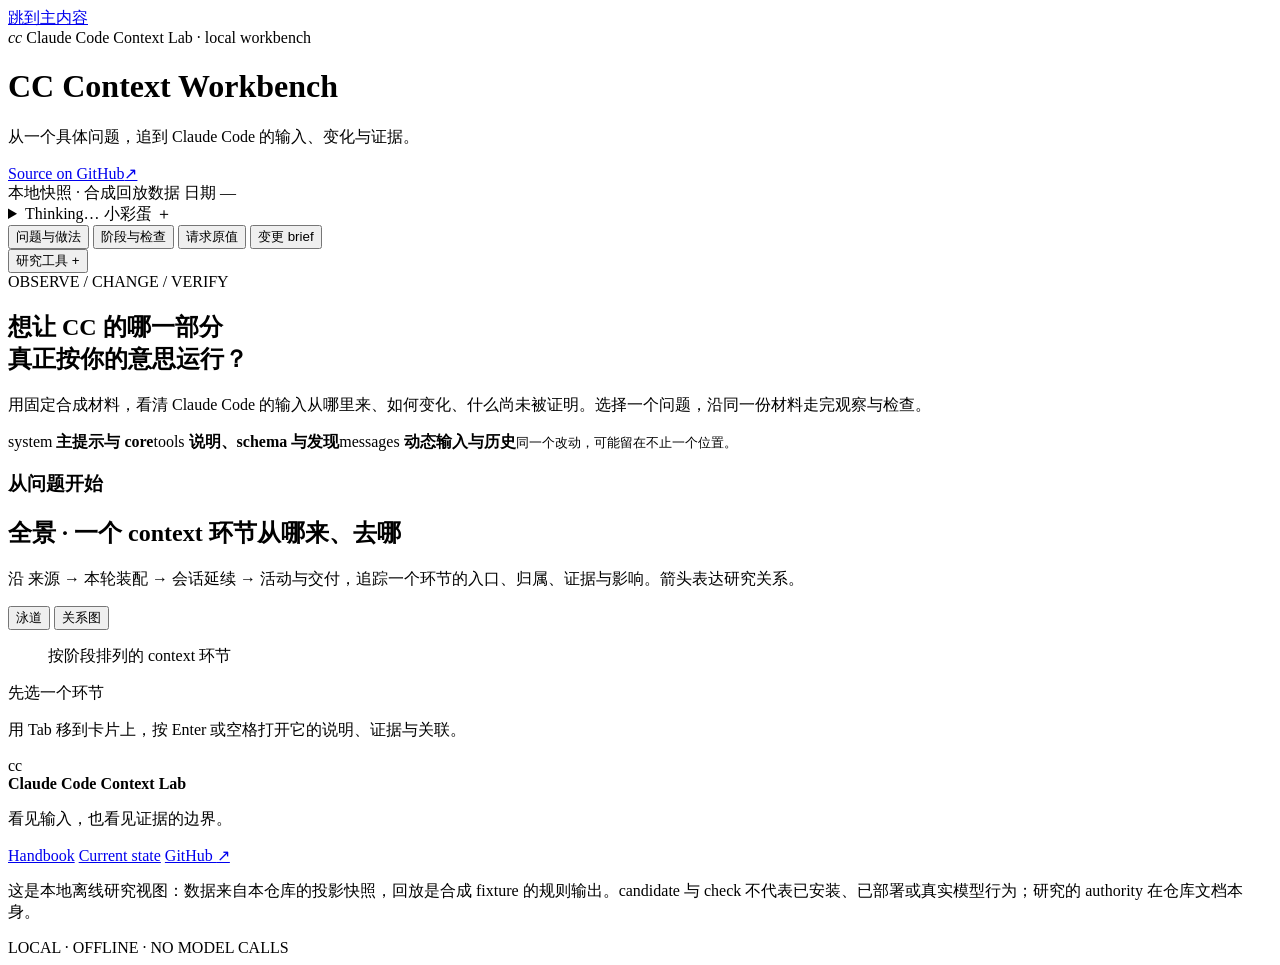
<file: workbench/index.html>
<!doctype html>
<html lang="zh-Hans">
<head>
<meta charset="utf-8">
<meta name="viewport" content="width=device-width, initial-scale=1">
<meta name="color-scheme" content="light">
<title>CC Context Workbench · Claude Code Context Lab</title>
<link rel="icon" href="data:,">
<!-- ATLAS_STYLE -->
<!-- ATLAS_SPINNER_STYLE -->
</head>
<body>
<a class="skip-link" href="#atlas-main">跳到主内容</a>

<header class="masthead" id="atlas-masthead">
  <div class="masthead__rule" aria-hidden="true"></div>
  <div class="masthead__row">
    <div class="masthead__brand">
      <span class="masthead__mark" aria-hidden="true"><i>c</i><i>c</i></span>
      <span class="masthead__kicker">Claude Code Context Lab · local workbench</span>
      <h1 class="masthead__title" id="atlas-title">CC Context Workbench</h1>
      <p class="masthead__sub" id="atlas-intro">从一个具体问题，追到 Claude Code 的输入、变化与证据。</p>
    </div>
    <div class="masthead__utility">
      <a class="repo-link" href="https://github.com/IndelibleVivi/cc-context-lab" target="_blank" rel="noopener noreferrer"><span>Source on GitHub</span><span aria-hidden="true">↗</span></a>
      <div class="masthead__meta" id="atlas-meta" aria-label="数据快照信息">
        <span class="chip chip--snapshot" id="atlas-snapshot-chip">本地快照 · 合成回放数据</span>
        <span class="chip" id="atlas-date-chip">日期 —</span>
      </div>
      <details class="spinner-egg" data-cc-spinner>
        <summary aria-label="While Claude Works · 打开星星彩蛋">
          <span class="cc-spinner-glyph" data-spinner-glyph aria-hidden="true"></span>
          <span class="spinner-egg__word" data-spinner-word aria-live="polite">Thinking…</span>
          <span class="spinner-egg__hint">小彩蛋 <span aria-hidden="true">＋</span></span>
        </summary>
        <div class="spinner-egg__body">
          <p class="spinner-egg__title">While Claude Works</p>
          <p>187 个等待词，和一颗忙着开花的小星星。</p>
          <div class="spinner-egg__controls">
            <button type="button" data-spinner-next>再抽一个</button>
            <button type="button" data-spinner-pause data-label-pause="暂停动画" data-label-resume="继续动画" aria-pressed="false">暂停动画</button>
          </div>
          <a href="<!-- ATLAS_SPINNER_PAGE -->">带走这颗星星 <span aria-hidden="true">↗</span></a>
          <a href="<!-- ATLAS_SPINNER_REFERENCE -->">词表与前端复用 reference <span aria-hidden="true">↗</span></a>
          <small>CC 2.1.322 · 词表与动画展示</small>
        </div>
      </details>
    </div>
  </div>
  <nav class="tabbar" id="atlas-tabbar" aria-label="视图切换">
    <div class="tabbar__tabs" role="tablist" aria-label="问题工作流" aria-orientation="horizontal">
      <button class="tab" role="tab" id="tab-home" data-tab="home" aria-controls="panel-home" aria-selected="true" tabindex="0">问题与做法</button>
      <button class="tab" role="tab" id="tab-case" data-tab="case" aria-controls="panel-case" aria-selected="false" tabindex="-1">阶段与检查</button>
      <button class="tab" role="tab" id="tab-observation" data-tab="observation" aria-controls="panel-observation" aria-selected="false" tabindex="-1">请求原值</button>
      <button class="tab" role="tab" id="tab-change" data-tab="change" aria-controls="panel-change" aria-selected="false" tabindex="-1">变更 brief</button>
      <span class="tabbar__secondary" id="atlas-research-tabs" hidden>
        <button class="tab" role="tab" id="tab-run" data-tab="run" aria-controls="panel-run" aria-selected="false" tabindex="-1">CC Run</button>
        <button class="tab" role="tab" id="tab-study" data-tab="study" aria-controls="panel-study" aria-selected="false" tabindex="-1">对照研究</button>
        <button class="tab" role="tab" id="tab-replay" data-tab="replay" aria-controls="panel-replay" aria-selected="false" tabindex="-1">自主轮次回放</button>
        <button class="tab" role="tab" id="tab-overview" data-tab="overview" aria-controls="panel-overview" aria-selected="false" tabindex="-1">机制全景</button>
        <button class="tab" role="tab" id="tab-sources" data-tab="sources" aria-controls="panel-sources" aria-selected="false" tabindex="-1">来源</button>
      </span>
    </div>
    <button type="button" id="atlas-tools-toggle" class="tools-toggle" aria-controls="atlas-research-tabs" aria-expanded="false">研究工具 +</button>
  </nav>
</header>

<main id="atlas-main" class="atlas-main">
  <div id="journey-context" class="journey-context" hidden aria-live="polite"></div>
  <section class="panel" id="panel-home" role="tabpanel" aria-labelledby="tab-home" data-panel="home" tabindex="-1">
    <div class="journey-heading"><div><span class="section-kicker">OBSERVE / CHANGE / VERIFY</span><h2>想让 CC 的哪一部分<br>真正按你的意思运行？</h2><p>用固定合成材料，看清 Claude Code 的输入从哪里来、如何变化、什么尚未被证明。选择一个问题，沿同一份材料走完观察与检查。</p></div><div class="context-stack" aria-label="观察的三个输入面"><span>system <b>主提示与 core</b></span><span>tools <b>说明、schema 与发现</b></span><span>messages <b>动态输入与历史</b></span><small>同一个改动，可能留在不止一个位置。</small></div></div>
    <div class="journey-workspace">
      <aside><h3 class="subhead">从问题开始</h3><div id="journey-recipes" class="journey-recipes"></div><button type="button" id="journey-loaded" class="btn" hidden>回到我带入的材料</button></aside>
      <article id="journey-detail" class="journey-detail" aria-live="polite"></article>
      <nav class="journey-reading" id="journey-reading" aria-label="学习与材料"></nav>
    </div>
  </section>

  <!-- ============================= 全景 ============================= -->
  <section class="panel" id="panel-overview" role="tabpanel" aria-labelledby="tab-overview" data-panel="overview" tabindex="-1">
    <div class="panel__head">
      <div class="panel__headtext">
        <h2 class="panel__title">全景 · 一个 context 环节从哪来、去哪</h2>
        <p class="panel__lede">沿 来源 → 本轮装配 → 会话延续 → 活动与交付，追踪一个环节的入口、归属、证据与影响。箭头表达研究关系。</p>
      </div>
      <div class="panel__controls" id="overview-controls">
        <div class="seg" role="group" aria-label="布局">
          <button class="seg__btn" data-ov-layout="lanes" aria-pressed="false">泳道</button>
          <button class="seg__btn" data-ov-layout="graph" aria-pressed="true">关系图</button>
        </div>
      </div>
    </div>
    <div class="overview-grid">
      <figure class="map" id="overview-map" data-region="overview-map" aria-label="context 关系图">
        <figcaption class="map__cap" id="overview-caption">按阶段排列的 context 环节</figcaption>
        <div class="map__canvas" id="overview-canvas"></div>
        <div class="map__legend" id="overview-legend"></div>
      </figure>
      <aside class="inspector" id="overview-inspector" data-region="overview-inspector" aria-live="polite">
        <div class="empty-state" id="overview-empty">
          <p class="empty-state__title">先选一个环节</p>
          <p>用 Tab 移到卡片上，按 Enter 或空格打开它的说明、证据与关联。</p>
        </div>
        <div class="inspector__body" id="overview-detail" hidden></div>
      </aside>
    </div>
  </section>

  <section class="panel" id="panel-case" role="tabpanel" aria-labelledby="tab-case" data-panel="case" tabindex="-1" hidden>
    <div class="panel__head"><div class="panel__headtext">
      <span class="section-kicker">CONTEXT CASE / QUESTION → INPUT → EVIDENCE</span>
      <h2 class="panel__title" id="case-title">把同一个问题带过每个阶段</h2>
      <p class="panel__lede" id="case-question"></p>
    </div><span class="chip">本地结构检查 · 不评判相处质量</span></div>
    <div class="observation-limits" id="case-limits"></div>
    <p id="case-summary" class="study-axis-note" role="status"></p>
    <div id="case-requirements" class="case-requirements"></div>
    <div class="study-workspace">
      <aside><h3 class="subhead">声明的阶段顺序</h3><p class="field__note">标签与排列由研究者提供，不证明真实继承或因果。</p><div id="case-steps" class="study-source-list"></div></aside>
      <section id="case-step-detail" class="observation-raw" aria-live="polite"></section>
    </div>
    <section class="case-checks"><h3 class="subhead">逐项检查 · 仅针对指定 request body 的位置</h3>
      <label class="field"><span class="field__label">检查结果</span><select id="case-filter"><option value="all">全部</option><option value="FAIL">FAIL · 发现不满足</option><option value="NOT_ASSESSED">NOT_ASSESSED · 缺少证据或无法判断</option><option value="PASS">PASS · 此位置满足结构条件</option></select></label>
      <div id="case-checks"></div>
    </section>
    <section class="case-comparisons"><h3 class="subhead">显式比较关系</h3><div id="case-comparisons"></div></section>
    <details id="case-study"><summary>关联的合成研究结果（关联由研究者声明）</summary><pre id="case-study-report"></pre><button class="btn" id="case-open-study" type="button">恢复关联 plan 到对照研究 →</button><p class="field__note">会替换当前未保存的 study 编辑；需要保留时先在对照研究下载 plan。案例本身保持固定。</p></details>
    <section class="study-export"><div><h3 class="subhead">保存、重跑与交接</h3><p>案例包含完整输入快照。下载后可用 run_context_case.py 重跑，再以 build_context_atlas.py --case 重新打开；结果含私人正文时仅留本机。</p></div>
      <div class="study-export-actions"><button class="btn" id="case-save" type="button">下载 case JSON</button><button class="btn" id="case-report-json" type="button">下载 report JSON</button><button class="btn" id="case-report-md" type="button">下载案例 Markdown</button><button class="btn btn--primary" id="case-to-brief" type="button">将完整案例带入 brief →</button></div>
      <p id="case-status" class="field__note" role="status"></p>
    </section>
  </section>

  <!-- ============================= 回放 ============================= -->
  <section class="panel" id="panel-replay" role="tabpanel" aria-labelledby="tab-replay" data-panel="replay" tabindex="-1" hidden>
    <div class="panel__head">
      <div class="panel__headtext">
        <h2 class="panel__title">回放 · 一次自主轮次带进去什么</h2>
        <p class="panel__lede">选择怎样触发、在哪个 session 活动、沿用哪份历史，再检查某次 wake 的完整输入。时间线区分主聊天活跃与单轮执行。以下为离线合成回放。</p>
      </div>
    </div>

    <form class="selectors" id="replay-selectors" aria-label="回放选择器">
      <label class="field">
        <span class="field__label">情境</span>
        <select id="replay-scenario" data-ctl="scenario"></select>
      </label>
      <label class="field">
        <span class="field__label">触发方式</span>
        <select id="replay-policy" data-ctl="policy"></select>
      </label>
      <label class="field">
        <span class="field__label">放置方式</span>
        <select id="replay-placement" data-ctl="placement"></select>
      </label>
      <label class="field">
        <span class="field__label">历史方式</span>
        <select id="replay-mode" data-ctl="mode">
          <option value="same">same · 接着自己的历史</option>
          <option value="fresh">fresh · 每轮换 session</option>
        </select>
      </label>
    </form>

    <p class="replay-note" id="replay-scenario-desc"></p>
    <div class="replay-body" id="replay-body">
      <figure class="timeline" id="replay-timeline" data-region="replay-timeline" aria-label="wake 时间线">
        <figcaption class="map__cap">时间轴 HH:MM:SS。主聊天活跃（chat_active）与一轮仍在执行（turn_busy）是两条独立的带；圆点是实际发生的 wake，方点是跳过或被取消的候选。</figcaption>
        <div class="timeline__lanes" id="timeline-lanes"></div>
        <div class="timeline__axis" id="timeline-axis" aria-hidden="true"></div>
      </figure>

      <div class="replay-split">
        <div class="replay-col">
          <h3 class="subhead">这次发生的 wake <span class="subhead__hint">点一个看当时的输入</span></h3>
          <ol class="wake-list" id="replay-wake-list" data-region="replay-wake-list"></ol>
          <div class="audit" id="replay-audit" data-region="replay-audit"></div>
        </div>
        <div class="replay-col">
          <h3 class="subhead">这一轮带进去什么 <span class="subhead__hint" id="replay-inspect-hint">先选一个 wake</span></h3>
          <div class="inspector__body" id="replay-inspect" data-region="replay-inspect" aria-live="polite"></div>
        </div>
      </div>
    </div>
    <div class="empty-state empty-state--wide" id="replay-empty" hidden></div>
  </section>

  <section class="panel" id="panel-study" role="tabpanel" aria-labelledby="tab-study" data-panel="study" tabindex="-1" hidden>
    <div class="panel__head">
      <div class="panel__headtext">
        <span class="study-kicker">CONTEXT STUDY / A ↔ B</span>
        <h2 class="panel__title">同一段经历，换一种 context 条件</h2>
        <p class="panel__lede">对照当下、旧记忆与经历怎样进入每一轮。先固定问题与来源时间线，再检查改变条件后的实际差异。</p>
      </div>
      <span class="chip">离线合成 · MODEL NOT RUN</span>
    </div>
    <p id="study-case-notice" class="study-axis-note" hidden></p>
    <div class="study-presets" id="study-presets" aria-label="研究起点"></div>
    <div class="study-question">
      <label class="field"><span class="field__label">研究标题</span><input id="study-title" type="text"></label>
      <label class="field"><span class="field__label">研究问题</span><input id="study-question" type="text"></label>
      <label class="field"><span class="field__label">需要保留什么 <span class="field__note">一行一项，声明不代表已验收</span></span><textarea id="study-preserve" rows="3"></textarea></label>
    </div>
    <label class="field study-scenario-field"><span class="field__label">同一份合成材料</span><select id="study-scenario"></select></label>
    <div class="study-configs" id="study-configs"></div>
    <p class="study-axis-note" id="study-axis-note" role="status"></p>
    <div id="study-summaries" class="study-configs"></div>
    <div class="study-workspace">
      <aside class="study-source-index">
        <h3 class="subhead">沿一个来源追踪</h3>
        <label class="field"><span class="field__label">查找来源</span><input type="search" id="study-source-search" placeholder="ID / 类别 / 正文"></label>
        <label class="study-filter"><input type="checkbox" id="study-changed-only"> 只看轨迹不同的来源</label>
        <div id="study-source-list" class="study-source-list" aria-label="来源列表"></div>
      </aside>
      <section class="study-trace" id="study-trace" aria-live="polite" aria-label="来源 A/B 轨迹"></section>
    </div>
    <details class="study-opportunities">
      <summary>机会怎样对齐 · 跳过、延后、合并与未匹配</summary>
      <p>同一 trigger policy 按原始候选 ID 对齐；不同 policy 分列，不能把相邻时间或相同数组下标当作同一次机会。</p>
      <div id="study-opportunity-table" class="study-table-wrap"></div>
    </details>
    <section class="study-export">
      <div>
        <h3 class="subhead">把这次研究带走、重跑或继续</h3>
        <p>JSON 保存完整合成 fixture 和两组条件；Markdown 保留观察与未验层级。重跑使用当前版本的 canonical 引擎，结果不包含引擎源码快照。</p>
        <code class="cmd">python3 scripts/run_context_study.py plan.json --out .cache/context-study</code>
      </div>
      <div class="study-export-actions">
        <button type="button" class="btn btn--primary" id="study-plan-download">下载研究 JSON</button>
        <button type="button" class="btn" id="study-report-download">下载对照 Markdown</button>
        <button type="button" class="btn" id="study-to-brief">带入变更 brief →</button>
      </div>
      <details><summary>恢复保存的研究</summary>
        <p>粘贴研究 JSON。页面只接受与当前投影材料一致的 snapshot；自定义或旧材料请用 CLI 重跑，或用 builder 的 <code>--study</code> 生成对应页面。导入失败会保留当前研究。</p>
        <label class="field"><span class="field__label">研究 plan JSON</span><textarea id="study-import-text" rows="5" spellcheck="false"></textarea></label>
        <button type="button" class="btn" id="study-import">恢复研究</button>
      </details>
      <p id="study-status" role="status" aria-live="polite"></p>
    </section>
  </section>

  <section class="panel" id="panel-observation" role="tabpanel" aria-labelledby="tab-observation" data-panel="observation" tabindex="-1" hidden>
    <div class="panel__head">
      <div class="panel__headtext">
        <span class="study-kicker">REQUEST OBSERVATION / STRUCTURE &amp; EVIDENCE</span>
        <h2 class="panel__title">这一份请求，实际带了什么</h2>
        <p class="panel__lede">保留原始 instructions、messages、tools 与未知字段，对照不同条件下的请求结构。wire format 与 harness 身份分开记录；消息 role 不等于真实来源。</p>
      </div>
      <span class="chip">只读投影 · 不发送请求</span>
    </div>
    <div class="study-configs">
      <label class="field"><span class="field__label">A / 观察基线</span><select id="observation-baseline"></select></label>
      <label class="field"><span class="field__label">B / 对照请求</span><select id="observation-candidate"></select></label>
    </div>
    <div id="observation-identity" class="observation-identity study-configs"></div>
    <div id="observation-summary" class="study-axis-note" role="status"></div>
    <div id="observation-limits" class="observation-limits"></div>
    <div class="study-workspace">
      <aside class="study-source-index">
        <h3 class="subhead">结构差异</h3>
        <label class="field"><span class="field__label">查找 section</span><input type="search" id="observation-search" placeholder="pointer / kind / 原文"></label>
        <label class="study-filter"><input type="checkbox" id="observation-changes-only" checked> 只看变化</label>
        <div id="observation-sections" class="study-source-list" aria-label="请求 section 列表"></div>
      </aside>
      <section id="observation-detail" aria-label="请求 section 原值对照" aria-live="polite"></section>
    </div>
    <details class="observation-raw">
      <summary>原始 request body 与其余 parameters</summary>
      <p>这里保留导入的完整 JSON，包括无法展开的引用与未来字段；并未从服务端取回任何内容。</p>
      <div id="observation-bodies" class="study-configs"></div>
    </details>
    <section class="study-export">
      <div><h3 class="subhead">带走这份观察</h3><p>报告携带原值与导入者声明的条件；如果你投影了私人 capture，这个页面和导出文件也含私人正文，应保留在本机。</p></div>
      <div class="study-export-actions">
        <button type="button" class="btn btn--primary" id="observation-download-json">下载观察 JSON</button>
        <button type="button" class="btn" id="observation-download-markdown">下载观察 Markdown</button>
        <button type="button" class="btn" id="observation-to-brief">带入变更 brief →</button>
      </div>
      <p id="observation-status" role="status" aria-live="polite"></p>
    </section>
  </section>

  <section class="panel" id="panel-run" role="tabpanel" aria-labelledby="tab-run" data-panel="run" tabindex="-1" hidden>
    <div class="panel__head"><div class="panel__headtext">
      <span class="section-kicker">CC RUN / EXPLICIT LOCAL EVIDENCE</span>
      <h2 class="panel__title">一次运行，逐份核对请求与关联</h2>
      <p class="panel__lede">按选定材料记录的 session / process / agent 查看。列表顺序只沿材料排列；关联、实际时序与 provider 交付分别判断。</p>
    </div><span class="chip">本地材料 · 不启动 CC</span></div>
    <p id="run-summary" class="study-axis-note" role="status"></p>
    <details><summary>声明的 runtime / fingerprint 与观察条件</summary><pre id="run-fingerprint" class="observation-raw"></pre></details>
    <div class="study-workspace">
      <aside><h3 class="subhead">选定的 request artifacts</h3><div id="run-requests" class="study-source-list"></div></aside>
      <section id="run-detail" class="observation-raw" aria-live="polite"></section>
    </div>
    <section class="study-export"><div><h3 class="subhead">固定材料与证据边界</h3><p>Snapshot 包含 sidecar、所选 captures 与关联缺口。请求观察导出也携带 run caveats；真实材料仅留本机。</p></div>
      <div class="study-export-actions"><button id="run-download" type="button" class="btn">下载 run snapshot</button><button id="run-to-brief" type="button" class="btn btn--primary">将 run 带入 brief →</button></div>
      <p id="run-status" class="field__note" role="status"></p>
    </section>
  </section>

  <!-- ============================= 变更推演 ============================= -->
  <section class="panel" id="panel-change" role="tabpanel" aria-labelledby="tab-change" data-panel="change" tabindex="-1" hidden>
    <div class="panel__head">
      <div class="panel__headtext">
        <h2 class="panel__title">变更推演 · 想改之前先想清楚要验什么</h2>
        <p class="panel__lede">从一个改动意图出发，整理涉及的环节、验证命令与交接问题，导出可以带回原 runtime 的 change brief。命令仅展示；目标版本不生成兼容性判定。</p>
      </div>
    </div>

    <div class="baseline" id="change-baseline" data-region="change-baseline" aria-label="当前证据基线"></div>
    <div id="study-brief-attachment" class="study-attachment" hidden></div>
    <div id="recipe-brief-attachment" class="study-attachment" hidden></div>
    <div id="case-brief-attachment" class="study-attachment" hidden></div>
    <div id="observation-brief-attachment" class="study-attachment" hidden></div>

    <div class="drill-grid">
      <div class="drill-col">
        <section class="pick" id="change-intents" data-region="change-intents" aria-labelledby="change-intents-h">
          <h3 class="pick__legend" id="change-intents-h">1 · 改动意图</h3>
          <p class="pick__note">点一个意图会替换下面的选择；之后可以再手动增减环节。</p>
          <div class="pick__items pick__items--intents" id="change-intent-items"></div>
        </section>
        <section class="pick" id="change-capabilities" data-region="change-capabilities" aria-labelledby="change-caps-h">
          <h3 class="pick__legend" id="change-caps-h">2 · 涉及的环节 <span class="pick__legend-hint" id="change-mode-hint">（当前：预设）</span></h3>
          <div class="pick__items" id="change-capability-items"></div>
        </section>
      </div>
      <div class="drill-col">
        <h3 class="subhead">要验什么 <span class="subhead__hint" id="change-summary-hint">还没选</span></h3>
        <div class="drill-output" id="change-output" data-region="change-output"></div>
      </div>
    </div>

    <section class="brief" id="change-brief" data-region="change-brief">
      <h3 class="subhead">导出 change brief</h3>
      <div class="brief__form">
        <label class="field">
          <span class="field__label">brief 标题</span>
          <input type="text" id="brief-title" value="Context change brief" spellcheck="false">
        </label>
        <label class="field">
          <span class="field__label">目标版本 <span class="field__note">（你填的意图版本，不是已验证版本）</span></span>
          <input type="text" id="brief-target-version" placeholder="例如 2.1.289" spellcheck="false">
        </label>
        <p class="brief__caveat">这里填的版本只当作要改的目标，不代表已经装过、验过。brief 不产生部署或兼容性结论。</p>
        <div class="brief__actions">
          <button type="button" class="btn btn--primary" id="brief-download" data-action="download-brief" disabled>下载 Markdown brief</button>
          <span class="brief__status" id="brief-status" role="status" aria-live="polite">先选择要改的范围</span>
        </div>
      </div>
      <pre class="brief__preview" id="brief-preview" aria-label="brief 预览"></pre>
    </section>
  </section>

  <!-- ============================= 来源 ============================= -->
  <section class="panel" id="panel-sources" role="tabpanel" aria-labelledby="tab-sources" data-panel="sources" tabindex="-1" hidden>
    <div class="panel__head">
      <div class="panel__headtext">
        <h2 class="panel__title">来源 · 读过哪些上游，读到什么程度</h2>
        <p class="panel__lede">这是本仓库 catalog 的只读记录：每个上游的 revision、观察日期、角色和阅读范围。新 tip 只表示“已 fetch”，不等于已读完或已兼容。这个页面不会去查上游。</p>
      </div>
      <div class="panel__controls">
        <label class="search">
          <span class="search__label">搜索</span>
          <input type="search" id="sources-search" data-ctl="source-search"
                 placeholder="repo / 角色 / revision" autocomplete="off" spellcheck="false">
        </label>
      </div>
    </div>
    <div class="sources-body">
      <div class="sources-table-wrap">
        <table class="sources-table" id="sources-table" data-region="sources-table">
          <thead>
            <tr>
              <th scope="col">repo</th>
              <th scope="col">revision / 观察日期</th>
              <th scope="col">角色</th>
              <th scope="col">阅读范围</th>
              <th scope="col">runtime 验证</th>
              <th scope="col">新 tip</th>
            </tr>
          </thead>
          <tbody id="sources-tbody"></tbody>
        </table>
        <div class="empty-state empty-state--wide" id="sources-empty" hidden>
          <p class="empty-state__title">没有匹配的来源</p>
          <p>换个 repo 名、角色关键词或 revision 前缀试试；清空搜索框可看全部。</p>
        </div>
      </div>
      <aside class="official" id="sources-official" data-region="sources-official">
        <h3 class="subhead">官方参考链接</h3>
        <ul class="official__list" id="official-list"></ul>
      </aside>
    </div>
  </section>

</main>

<footer class="atlas-foot">
  <div class="atlas-foot__top">
    <div class="atlas-foot__identity">
      <span class="atlas-foot__sig" aria-hidden="true">cc</span>
      <div><strong>Claude Code Context Lab</strong><p>看见输入，也看见证据的边界。</p></div>
    </div>
    <nav class="atlas-foot__links" aria-label="项目与文档">
      <a href="<!-- ATLAS_HANDBOOK_LINK -->">Handbook</a>
      <a href="<!-- ATLAS_STATE_LINK -->">Current state</a>
      <a href="https://github.com/IndelibleVivi/cc-context-lab" target="_blank" rel="noopener noreferrer">GitHub <span aria-hidden="true">↗</span></a>
    </nav>
  </div>
  <div class="atlas-foot__bottom">
    <p>这是本地离线研究视图：数据来自本仓库的投影快照，回放是合成 fixture 的规则输出。candidate 与 check 不代表已安装、已部署或真实模型行为；研究的 authority 在仓库文档本身。</p>
    <span>LOCAL · OFFLINE · NO MODEL CALLS</span>
  </div>
</footer>

<!-- ATLAS_DATA -->
<!-- ATLAS_SPINNER_DATA -->
<!-- ATLAS_SPINNER_SCRIPT -->
<!-- ATLAS_STUDY_SCRIPT -->
<!-- ATLAS_OBSERVATION_SCRIPT -->
<!-- ATLAS_RUN_SCRIPT -->
<!-- ATLAS_CASE_SCRIPT -->
<!-- ATLAS_JOURNEY_SCRIPT -->
<!-- ATLAS_SCRIPT -->
</body>
</html>
</file>
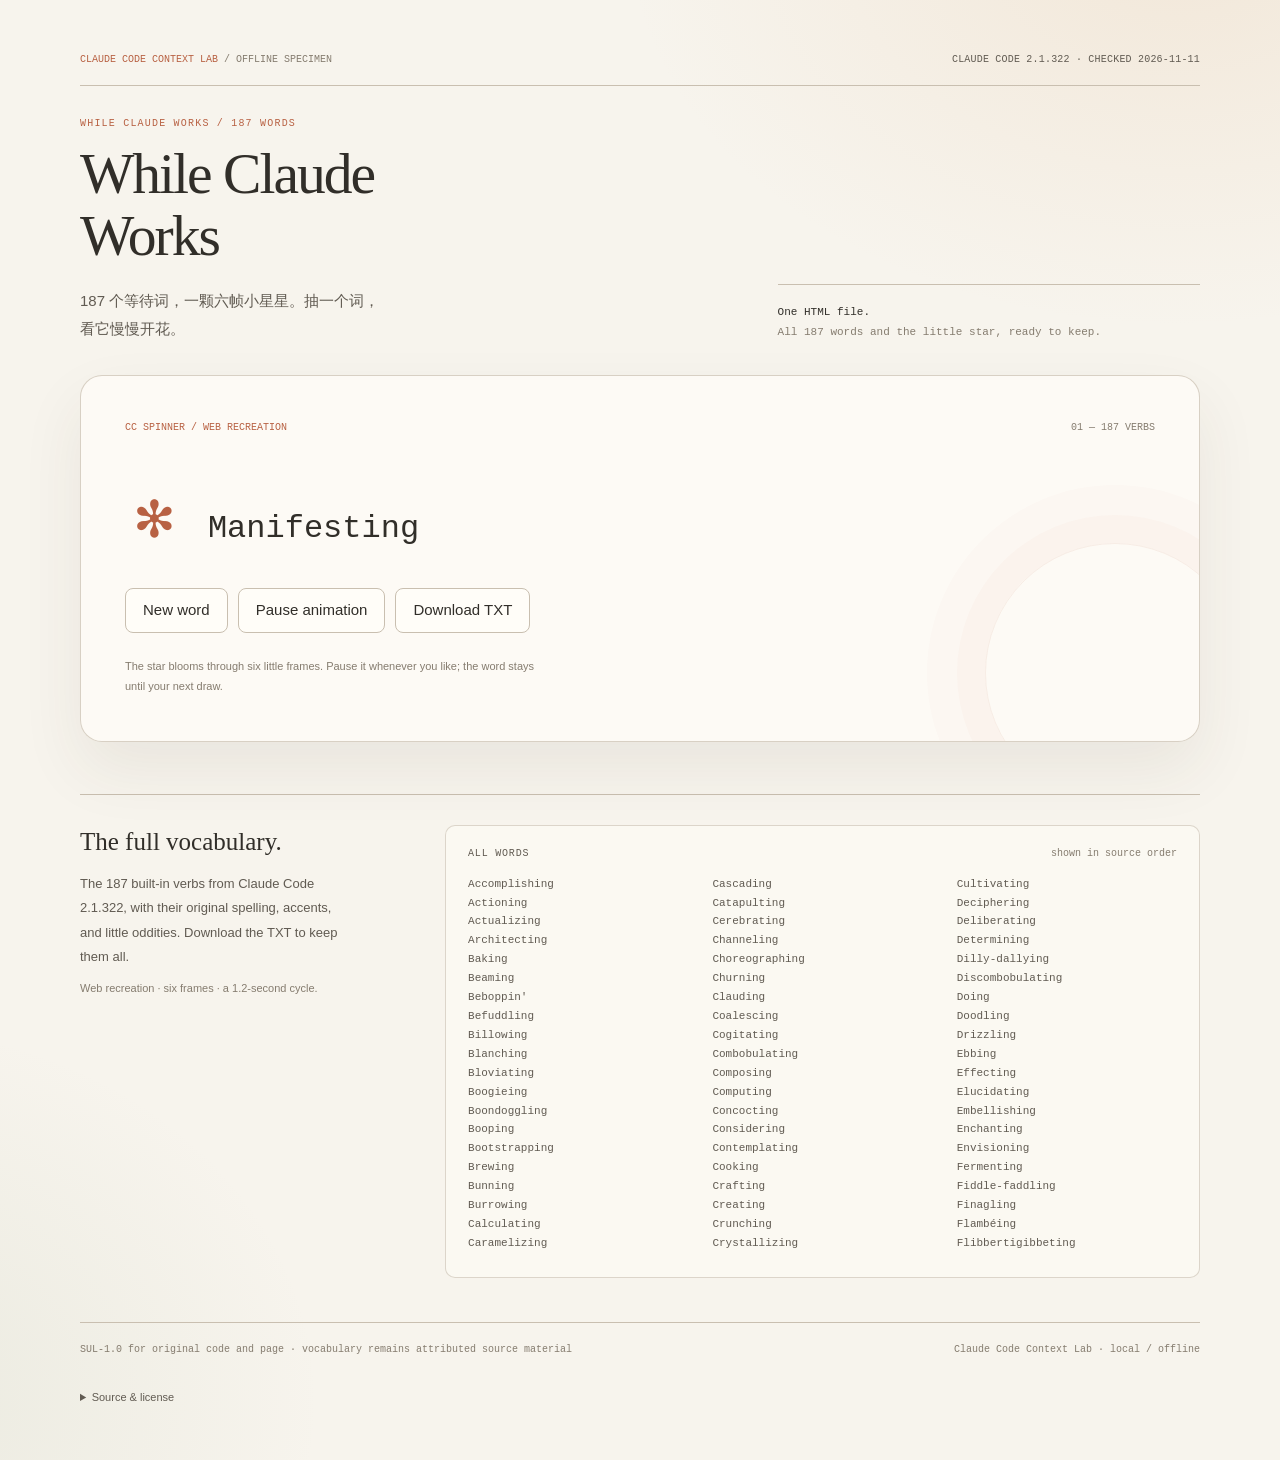
<file: extras/spinner/index.html>
<!doctype html>
<!-- GENERATED by scripts/build_spinner.py from verbs.json, spinner.css, spinner.js, template.html and LICENSE. Do not edit. -->
<html lang="zh-Hans">
<head>
<meta charset="utf-8">
<meta name="viewport" content="width=device-width, initial-scale=1">
<meta name="color-scheme" content="light">
<title>While Claude Works · CC 2.1.322</title>
<link rel="icon" href="data:,">
<style>
/* Reusable Claude Code spinner specimen. Authored for CC Context Lab. */

.cc-spinner {
  --cc-spinner-paper: #f7f4ed;
  --cc-spinner-surface: #fffdf8;
  --cc-spinner-ink: #312e29;
  --cc-spinner-soft: #615b52;
  --cc-spinner-mute: #857c6f;
  --cc-spinner-line: #dfd8cc;
  --cc-spinner-line-strong: #c9bfb0;
  --cc-spinner-terracotta: #b86143;
  --cc-spinner-terracotta-dark: #9e4f35;
  --cc-spinner-focus: #b86143;
  color: var(--cc-spinner-ink);
  font-family: "PingFang SC", "Hiragino Sans GB", "Noto Sans SC", "Source Han Sans SC", -apple-system, BlinkMacSystemFont, "Segoe UI", "Helvetica Neue", Arial, sans-serif;
  font-size: 15px;
  line-height: 1.65;
}

.cc-spinner *,
.cc-spinner *::before,
.cc-spinner *::after {
  box-sizing: border-box;
}

.cc-spinner button {
  font: inherit;
}

.cc-spinner :focus-visible,
.cc-spinner button:focus-visible {
  outline: 2px solid var(--cc-spinner-focus);
  outline-offset: 3px;
}

.cc-spinner-glyph {
  display: inline-grid;
  width: 1.4em;
  height: 1.2em;
  place-items: center;
  color: var(--cc-spinner-terracotta);
  font-family: "SFMono-Regular", "Menlo", "Consolas", "Liberation Mono", monospace;
  font-weight: 500;
  line-height: 1;
  letter-spacing: 0;
}

.cc-spinner-glyph::before {
  content: "✻";
  animation: cc-spinner-frames 1.2s step-end infinite;
}

[data-cc-spinner][data-paused="true"] .cc-spinner-glyph::before,
.cc-spinner[data-paused="true"] .cc-spinner-glyph::before {
  content: "✻";
  animation: none;
}

@keyframes cc-spinner-frames {
  0% { content: "·"; }
  16.6667% { content: "✢"; }
  33.3333% { content: "✳"; }
  50% { content: "✶"; }
  66.6667% { content: "✻"; }
  83.3333% { content: "✽"; }
  100% { content: "·"; }
}

.cc-spinner__button {
  appearance: none;
  display: inline-flex;
  min-width: 44px;
  min-height: 44px;
  align-items: center;
  justify-content: center;
  padding: 9px 17px;
  border: 1px solid var(--cc-spinner-line-strong);
  border-radius: 8px;
  background: var(--cc-spinner-surface);
  color: var(--cc-spinner-ink);
  font-size: 13px;
  font-weight: 500;
  cursor: pointer;
  transition: border-color .16s ease, background-color .16s ease, color .16s ease;
}

.cc-spinner__button:hover {
  border-color: var(--cc-spinner-terracotta);
  color: var(--cc-spinner-terracotta-dark);
}

.cc-spinner__button:active {
  background: #f5ece5;
}

@media (prefers-reduced-motion: reduce) {
  .cc-spinner-glyph::before {
    content: "✻";
    animation: none;
  }
}

@media (forced-colors: active) {
  .cc-spinner-glyph {
    color: ButtonText;
  }

  .cc-spinner__button {
    border-color: ButtonText;
  }
}
</style>
<style>
:root {
  --page-paper: #f7f4ed;
  --page-paper-2: #f0ebe2;
  --page-ink: #312e29;
  --page-soft: #615b52;
  --page-mute: #857c6f;
  --page-line: #c9bfb0;
  --page-surface: #fffdf8;
  --page-terracotta: #b86143;
  --page-serif: "Iowan Old Style", "Palatino Linotype", "Book Antiqua", "Songti SC", "Noto Serif SC", serif;
  --page-mono: "SFMono-Regular", "Menlo", "Consolas", "Liberation Mono", monospace;
}
* { box-sizing: border-box; }
html { background: var(--page-paper); }
body {
  min-width: 320px;
  margin: 0;
  background:
    radial-gradient(ellipse 60% 38% at 92% -5%, rgba(224, 185, 143, .22), transparent 72%),
    radial-gradient(ellipse 46% 34% at -10% 96%, rgba(168, 181, 151, .16), transparent 76%),
    var(--page-paper);
  color: var(--page-ink);
  -webkit-font-smoothing: antialiased;
  text-rendering: optimizeLegibility;
}
::selection { background: rgba(184, 97, 67, .18); }
.page {
  width: min(1120px, calc(100% - 48px));
  margin: 0 auto;
  padding: 52px 0 40px;
}
.topline {
  display: flex;
  flex-wrap: wrap;
  gap: 12px 28px;
  align-items: center;
  justify-content: space-between;
  padding-bottom: 18px;
  border-bottom: 1px solid var(--page-line);
  color: var(--page-mute);
  font: 10px/1.5 var(--page-mono);
  letter-spacing: 0;
  text-transform: uppercase;
}
.topline strong { color: var(--page-terracotta); font-weight: 500; }
.topline span:last-child { color: var(--page-soft); letter-spacing: .02em; }
.intro {
  display: grid;
  grid-template-columns: minmax(0, 1.2fr) minmax(270px, .8fr);
  gap: 32px 64px;
  align-items: end;
  padding: 30px 0 32px;
}
.kicker {
  margin: 0 0 12px;
  color: var(--page-terracotta);
  font: 10px/1.5 var(--page-mono);
  letter-spacing: .12em;
  text-transform: uppercase;
}
h1 {
  max-width: 13ch;
  margin: 0;
  font: 500 clamp(38px, 4.5vw, 58px)/1.08 var(--page-serif);
  letter-spacing: -.035em;
}
.intro-copy {
  max-width: 36ch;
  margin: 20px 0 0;
  color: var(--page-soft);
  font-size: 15px;
  line-height: 1.85;
}
.intro-note {
  align-self: end;
  margin: 0;
  padding: 18px 0 0;
  border-top: 1px solid var(--page-line);
  color: var(--page-mute);
  font: 11px/1.8 var(--page-mono);
}
.intro-note b { color: var(--page-ink); font-weight: 500; }
.specimen {
  position: relative;
  overflow: hidden;
  padding: clamp(24px, 4vw, 44px);
  border: 1px solid rgba(201, 191, 176, .72);
  border-radius: 22px;
  background: rgba(255, 253, 248, .72);
  box-shadow: 0 28px 64px rgba(62, 48, 34, .075);
}
.specimen::after {
  position: absolute;
  right: -46px;
  bottom: -62px;
  width: 260px;
  height: 260px;
  border: 1px solid rgba(184, 97, 67, .09);
  border-radius: 50%;
  box-shadow: 0 0 0 28px rgba(184, 97, 67, .022), 0 0 0 58px rgba(184, 97, 67, .015);
  content: "";
  pointer-events: none;
}
.specimen-label {
  position: relative;
  z-index: 1;
  display: flex;
  flex-wrap: wrap;
  gap: 8px 20px;
  align-items: baseline;
  justify-content: space-between;
  color: var(--page-mute);
  font: 10px/1.5 var(--page-mono);
}
.specimen-label span:first-child { color: var(--page-terracotta); }
.word-row {
  position: relative;
  z-index: 1;
  display: flex;
  gap: clamp(13px, 2.2vw, 24px);
  align-items: baseline;
  min-width: 0;
  margin: clamp(32px, 5vw, 58px) 0 14px;
}
#specimen { width: 100%; }
#specimen .cc-spinner-glyph {
  width: 1.15em;
  flex: none;
  color: var(--page-terracotta);
  font-size: clamp(34px, 4vw, 52px);
}
.word {
  min-width: 0;
  color: var(--page-ink);
  font: 500 clamp(16px, 3vw, 32px)/1.3 var(--page-mono);
  overflow-wrap: anywhere;
}
.controls {
  position: relative;
  z-index: 1;
  display: flex;
  flex-wrap: wrap;
  gap: 10px;
  margin-top: 34px;
}
.caption {
  position: relative;
  z-index: 1;
  max-width: 68ch;
  margin: 24px 0 0;
  color: var(--page-mute);
  font-size: 11px;
  line-height: 1.8;
}
.reference {
  display: grid;
  grid-template-columns: minmax(210px, .42fr) minmax(0, 1fr);
  gap: 38px 48px;
  margin-top: 52px;
  padding-top: 30px;
  border-top: 1px solid var(--page-line);
}
.reference h2 { margin: 0 0 14px; font: 500 25px/1.35 var(--page-serif); }
.reference p { max-width: 38ch; margin: 0 0 10px; color: var(--page-soft); font-size: 13px; line-height: 1.85; }
.reference small { display: block; color: var(--page-mute); font-size: 11px; line-height: 1.7; }
.words-panel {
  min-width: 0;
  padding: 20px 22px;
  border: 1px solid rgba(201, 191, 176, .62);
  border-radius: 10px;
  background: rgba(255, 253, 248, .52);
}
.words-panel-head {
  display: flex;
  flex-wrap: wrap;
  gap: 8px 16px;
  align-items: baseline;
  justify-content: space-between;
  margin-bottom: 14px;
}
.words-panel h3 { margin: 0; color: var(--page-soft); font: 10px/1.5 var(--page-mono); letter-spacing: .08em; text-transform: uppercase; }
.words-panel-head span { color: var(--page-mute); font: 10px/1.5 var(--page-mono); }
.word-list {
  columns: 3 148px;
  column-gap: 24px;
  max-height: 382px;
  margin: 0;
  padding: 0;
  overflow: auto;
  list-style: none;
  color: var(--page-soft);
  font: 11px/1.72 var(--page-mono);
}
.word-list li { break-inside: avoid; }
.footer {
  display: flex;
  flex-wrap: wrap;
  gap: 10px 24px;
  justify-content: space-between;
  margin-top: 44px;
  padding-top: 18px;
  border-top: 1px solid var(--page-line);
  color: var(--page-mute);
  font: 10px/1.7 var(--page-mono);
}
.footer a { color: var(--page-soft); text-underline-offset: 3px; }
.footer a:hover { color: var(--page-terracotta); }
.footer :focus-visible, .topline :focus-visible { outline: 2px solid var(--page-terracotta); outline-offset: 3px; }
@media (max-width: 700px) {
  .page { width: min(100% - 32px, 620px); padding: 28px 0 30px; }
  .intro { grid-template-columns: 1fr; gap: 24px; padding: 34px 0 32px; }
  h1 { font-size: 44px; }
  .intro-copy { font-size: 14px; }
  .specimen { padding: 28px 22px 26px; border-radius: 18px; }
  .word-row { gap: 11px; margin-top: 36px; }
  #specimen .cc-spinner-glyph { font-size: 47px; }
  .word { font-size: clamp(16px, 4.5vw, 22px); }
  .controls { gap: 8px; }
  .cc-spinner__button { flex: 1 1 auto; padding-inline: 11px; }
  .reference { grid-template-columns: 1fr; gap: 25px; margin-top: 34px; padding-top: 25px; }
  .words-panel { padding: 17px; }
  .word-list { columns: 2 120px; max-height: 300px; column-gap: 18px; }
}
@media (prefers-reduced-motion: reduce) {
  html { scroll-behavior: auto; }
}
.license-note { margin-top: 18px; color: var(--page-soft); font-size: 11px; }
.license-note summary { min-height: 44px; padding-block: 12px; cursor: pointer; }
.license-note pre { white-space: pre-wrap; overflow-wrap: anywhere; font: 11px/1.7 var(--page-mono); }
.license-note a { color: inherit; text-underline-offset: 3px; }
</style>
</head>
<body>
<main class="page cc-spinner">
  <header class="topline">
    <span><strong>Claude Code Context Lab</strong> / offline specimen</span>
    <span>Claude Code 2.1.322 · checked 2026-11-11</span>
  </header>

  <section class="intro" aria-labelledby="page-title">
    <div>
      <p class="kicker">While Claude Works / 187 words</p>
      <h1 id="page-title">While Claude Works</h1>
      <p class="intro-copy">187 个等待词，一颗六帧小星星。抽一个词，看它慢慢开花。</p>
    </div>
    <p class="intro-note"><b>One HTML file.</b><br>All 187 words and the little star, ready to keep.</p>
  </section>

  <section class="specimen" aria-label="Spinner specimen">
    <div class="specimen-label"><span>CC SPINNER / WEB RECREATION</span><span>01 — 187 VERBS</span></div>
    <div id="specimen" data-cc-spinner>
      <div class="word-row">
        <span class="cc-spinner-glyph" data-spinner-glyph aria-hidden="true"></span>
        <span class="word" data-spinner-word aria-live="polite">✻</span>
      </div>
      <div class="controls">
        <button class="cc-spinner__button" type="button" data-spinner-next>New word</button>
        <button class="cc-spinner__button" type="button" data-spinner-pause data-label-pause="Pause animation" data-label-resume="Resume animation" aria-pressed="false">Pause animation</button>
        <button class="cc-spinner__button" type="button" data-spinner-download>Download TXT</button>
      </div>
    </div>
    <p class="caption">The star blooms through six little frames. Pause it whenever you like; the word stays until your next draw.</p>
  </section>

  <section class="reference" aria-labelledby="words-title">
    <div>
      <h2 id="words-title">The full vocabulary.</h2>
      <p>The 187 built-in verbs from Claude Code 2.1.322, with their original spelling, accents, and little oddities. Download the TXT to keep them all.</p>
      <small>Web recreation · six frames · a 1.2-second cycle.</small>
    </div>
    <div class="words-panel">
      <div class="words-panel-head"><h3>All words</h3><span>shown in source order</span></div>
      <ol class="word-list" aria-label="All 187 spinner words">
        <li>Accomplishing</li>
        <li>Actioning</li>
        <li>Actualizing</li>
        <li>Architecting</li>
        <li>Baking</li>
        <li>Beaming</li>
        <li>Beboppin&#x27;</li>
        <li>Befuddling</li>
        <li>Billowing</li>
        <li>Blanching</li>
        <li>Bloviating</li>
        <li>Boogieing</li>
        <li>Boondoggling</li>
        <li>Booping</li>
        <li>Bootstrapping</li>
        <li>Brewing</li>
        <li>Bunning</li>
        <li>Burrowing</li>
        <li>Calculating</li>
        <li>Caramelizing</li>
        <li>Cascading</li>
        <li>Catapulting</li>
        <li>Cerebrating</li>
        <li>Channeling</li>
        <li>Choreographing</li>
        <li>Churning</li>
        <li>Clauding</li>
        <li>Coalescing</li>
        <li>Cogitating</li>
        <li>Combobulating</li>
        <li>Composing</li>
        <li>Computing</li>
        <li>Concocting</li>
        <li>Considering</li>
        <li>Contemplating</li>
        <li>Cooking</li>
        <li>Crafting</li>
        <li>Creating</li>
        <li>Crunching</li>
        <li>Crystallizing</li>
        <li>Cultivating</li>
        <li>Deciphering</li>
        <li>Deliberating</li>
        <li>Determining</li>
        <li>Dilly-dallying</li>
        <li>Discombobulating</li>
        <li>Doing</li>
        <li>Doodling</li>
        <li>Drizzling</li>
        <li>Ebbing</li>
        <li>Effecting</li>
        <li>Elucidating</li>
        <li>Embellishing</li>
        <li>Enchanting</li>
        <li>Envisioning</li>
        <li>Fermenting</li>
        <li>Fiddle-faddling</li>
        <li>Finagling</li>
        <li>Flambéing</li>
        <li>Flibbertigibbeting</li>
        <li>Flowing</li>
        <li>Flummoxing</li>
        <li>Fluttering</li>
        <li>Forging</li>
        <li>Forming</li>
        <li>Frolicking</li>
        <li>Frosting</li>
        <li>Gallivanting</li>
        <li>Galloping</li>
        <li>Garnishing</li>
        <li>Generating</li>
        <li>Gesticulating</li>
        <li>Germinating</li>
        <li>Gitifying</li>
        <li>Grooving</li>
        <li>Gusting</li>
        <li>Harmonizing</li>
        <li>Hashing</li>
        <li>Hatching</li>
        <li>Herding</li>
        <li>Honking</li>
        <li>Hullaballooing</li>
        <li>Hyperspacing</li>
        <li>Ideating</li>
        <li>Imagining</li>
        <li>Improvising</li>
        <li>Incubating</li>
        <li>Inferring</li>
        <li>Infusing</li>
        <li>Ionizing</li>
        <li>Jitterbugging</li>
        <li>Julienning</li>
        <li>Kerfuffling</li>
        <li>Kneading</li>
        <li>Leavening</li>
        <li>Levitating</li>
        <li>Lollygagging</li>
        <li>Manifesting</li>
        <li>Marinating</li>
        <li>Meandering</li>
        <li>Metamorphosing</li>
        <li>Misting</li>
        <li>Moonwalking</li>
        <li>Moseying</li>
        <li>Mulling</li>
        <li>Mustering</li>
        <li>Nebulizing</li>
        <li>Nesting</li>
        <li>Newspapering</li>
        <li>Noodling</li>
        <li>Nucleating</li>
        <li>Onioning</li>
        <li>Orbiting</li>
        <li>Orchestrating</li>
        <li>Osmosing</li>
        <li>Perambulating</li>
        <li>Percolating</li>
        <li>Perusing</li>
        <li>Philosophizing</li>
        <li>Photosynthesizing</li>
        <li>Polishing</li>
        <li>Pollinating</li>
        <li>Pondering</li>
        <li>Pontificating</li>
        <li>Pouncing</li>
        <li>Precipitating</li>
        <li>Prestidigitating</li>
        <li>Processing</li>
        <li>Proofing</li>
        <li>Propagating</li>
        <li>Puttering</li>
        <li>Puzzling</li>
        <li>Quantumizing</li>
        <li>Razzle-dazzling</li>
        <li>Razzmatazzing</li>
        <li>Recombobulating</li>
        <li>Reticulating</li>
        <li>Roosting</li>
        <li>Ruminating</li>
        <li>Sautéing</li>
        <li>Scampering</li>
        <li>Schlepping</li>
        <li>Scurrying</li>
        <li>Seasoning</li>
        <li>Shenaniganing</li>
        <li>Shimmying</li>
        <li>Simmering</li>
        <li>Skedaddling</li>
        <li>Sketching</li>
        <li>Slithering</li>
        <li>Smooshing</li>
        <li>Sock-hopping</li>
        <li>Spelunking</li>
        <li>Spinning</li>
        <li>Sprouting</li>
        <li>Stewing</li>
        <li>Sublimating</li>
        <li>Swirling</li>
        <li>Swooping</li>
        <li>Symbioting</li>
        <li>Synthesizing</li>
        <li>Tempering</li>
        <li>Thinking</li>
        <li>Thundering</li>
        <li>Tinkering</li>
        <li>Tomfoolering</li>
        <li>Topsy-turvying</li>
        <li>Transfiguring</li>
        <li>Transmogrifying</li>
        <li>Transmuting</li>
        <li>Twisting</li>
        <li>Undulating</li>
        <li>Unfurling</li>
        <li>Unraveling</li>
        <li>Vibing</li>
        <li>Waddling</li>
        <li>Wandering</li>
        <li>Warping</li>
        <li>Whatchamacalliting</li>
        <li>Whirlpooling</li>
        <li>Whirring</li>
        <li>Whisking</li>
        <li>Wibbling</li>
        <li>Working</li>
        <li>Wrangling</li>
        <li>Zesting</li>
        <li>Zigzagging</li>
      </ol>
    </div>
  </section>

  <footer class="footer">
    <span>SUL-1.0 for original code and page · vocabulary remains attributed source material</span>
    <span>Claude Code Context Lab · local / offline</span>
  </footer>
  <details class="license-note">
    <summary>Source &amp; license</summary>
    <p>Vocabulary: <a href="https://registry.npmjs.org/@anthropic-ai/claude-code-darwin-arm64/2.1.322">Anthropic official native package · 2.1.322</a>.
    Independent web recreation by <a href="https://github.com/IndelibleVivi/cc-context-lab/tree/main/extras/spinner">Claude Code Context Lab</a>.</p>
    <pre>Sustainable Use License

Version 1.0

Acceptance

By using the software, you agree to all of the terms and conditions below.

Copyright License

The licensor grants you a non-exclusive, royalty-free, worldwide, non-sublicensable, non-transferable license
to use, copy, distribute, make available, and prepare derivative works of the software, in each case subject
to the limitations below.

Limitations

You may use or modify the software only for your own internal business purposes or for non-commercial or
personal use. You may distribute the software or provide it to others only if you do so free of charge for
non-commercial purposes. You may not alter, remove, or obscure any licensing, copyright, or other notices of
the licensor in the software. Any use of the licensor’s trademarks is subject to applicable law.

Patents

The licensor grants you a license, under any patent claims the licensor can license, or becomes able to
license, to make, have made, use, sell, offer for sale, import and have imported the software, in each case
subject to the limitations and conditions in this license. This license does not cover any patent claims that
you cause to be infringed by modifications or additions to the software. If you or your company make any
written claim that the software infringes or contributes to infringement of any patent, your patent license
for the software granted under these terms ends immediately. If your company makes such a claim, your patent
license ends immediately for work on behalf of your company.

Notices

You must ensure that anyone who gets a copy of any part of the software from you also gets a copy of these
terms. If you modify the software, you must include in any modified copies of the software a prominent notice
stating that you have modified the software.

No Other Rights

These terms do not imply any licenses other than those expressly granted in these terms.

Termination

If you use the software in violation of these terms, such use is not licensed, and your license will
automatically terminate. If the licensor provides you with a notice of your violation, and you cease all
violation of this license no later than 30 days after you receive that notice, your license will be reinstated
retroactively. However, if you violate these terms after such reinstatement, any additional violation of these
terms will cause your license to terminate automatically and permanently.

No Liability

As far as the law allows, the software comes as is, without any warranty or condition, and the licensor will
not be liable to you for any damages arising out of these terms or the use or nature of the software, under
any kind of legal claim.

Definitions

The “licensor” is the entity offering these terms.

The “software” is the software the licensor makes available under these terms, including any portion of it.

“You” refers to the individual or entity agreeing to these terms.

“Your company” is any legal entity, sole proprietorship, or other kind of organization that you work for, plus
all organizations that have control over, are under the control of, or are under common control with that
organization. Control means ownership of substantially all the assets of an entity, or the power to direct its
management and policies by vote, contract, or otherwise. Control can be direct or indirect.

“Your license” is the license granted to you for the software under these terms.

“Use” means anything you do with the software requiring your license.

“Trademark” means trademarks, service marks, and similar rights.
</pre>
  </details>
</main>
<script type="application/json" id="cc-spinner-data">["Accomplishing","Actioning","Actualizing","Architecting","Baking","Beaming","Beboppin'","Befuddling","Billowing","Blanching","Bloviating","Boogieing","Boondoggling","Booping","Bootstrapping","Brewing","Bunning","Burrowing","Calculating","Caramelizing","Cascading","Catapulting","Cerebrating","Channeling","Choreographing","Churning","Clauding","Coalescing","Cogitating","Combobulating","Composing","Computing","Concocting","Considering","Contemplating","Cooking","Crafting","Creating","Crunching","Crystallizing","Cultivating","Deciphering","Deliberating","Determining","Dilly-dallying","Discombobulating","Doing","Doodling","Drizzling","Ebbing","Effecting","Elucidating","Embellishing","Enchanting","Envisioning","Fermenting","Fiddle-faddling","Finagling","Flambéing","Flibbertigibbeting","Flowing","Flummoxing","Fluttering","Forging","Forming","Frolicking","Frosting","Gallivanting","Galloping","Garnishing","Generating","Gesticulating","Germinating","Gitifying","Grooving","Gusting","Harmonizing","Hashing","Hatching","Herding","Honking","Hullaballooing","Hyperspacing","Ideating","Imagining","Improvising","Incubating","Inferring","Infusing","Ionizing","Jitterbugging","Julienning","Kerfuffling","Kneading","Leavening","Levitating","Lollygagging","Manifesting","Marinating","Meandering","Metamorphosing","Misting","Moonwalking","Moseying","Mulling","Mustering","Nebulizing","Nesting","Newspapering","Noodling","Nucleating","Onioning","Orbiting","Orchestrating","Osmosing","Perambulating","Percolating","Perusing","Philosophizing","Photosynthesizing","Polishing","Pollinating","Pondering","Pontificating","Pouncing","Precipitating","Prestidigitating","Processing","Proofing","Propagating","Puttering","Puzzling","Quantumizing","Razzle-dazzling","Razzmatazzing","Recombobulating","Reticulating","Roosting","Ruminating","Sautéing","Scampering","Schlepping","Scurrying","Seasoning","Shenaniganing","Shimmying","Simmering","Skedaddling","Sketching","Slithering","Smooshing","Sock-hopping","Spelunking","Spinning","Sprouting","Stewing","Sublimating","Swirling","Swooping","Symbioting","Synthesizing","Tempering","Thinking","Thundering","Tinkering","Tomfoolering","Topsy-turvying","Transfiguring","Transmogrifying","Transmuting","Twisting","Undulating","Unfurling","Unraveling","Vibing","Waddling","Wandering","Warping","Whatchamacalliting","Whirlpooling","Whirring","Whisking","Wibbling","Working","Wrangling","Zesting","Zigzagging"]</script>
<script>
/* Classic-script spinner controller. Scoped to [data-cc-spinner] roots. */
(function (global) {
  'use strict';

  var FALLBACK_GLYPH = '✻';

  function readWords() {
    var data = global.document.getElementById('cc-spinner-data');
    if (!data) return [];
    try {
      var words = JSON.parse(data.textContent || '[]');
      return Array.isArray(words) ? words.filter(function (word) {
        return typeof word === 'string' && word.length > 0;
      }) : [];
    } catch (error) {
      return [];
    }
  }

  function randomWord(words) {
    if (!words.length) return FALLBACK_GLYPH;
    return words[Math.floor(Math.random() * words.length)];
  }

  function initRoot(root) {
    if (!root || root.getAttribute('data-cc-spinner-ready') === 'true') return;
    root.setAttribute('data-cc-spinner-ready', 'true');
    root.setAttribute('data-paused', 'false');

    var words = readWords();
    var paused = false;
    var wordNode = root.querySelector('[data-spinner-word]');
    var pauseButton = root.querySelector('[data-spinner-pause]');
    var nextButton = root.querySelector('[data-spinner-next]');
    var downloadButton = root.querySelector('[data-spinner-download]');
    var glyph = root.querySelector('[data-spinner-glyph]');

    if (glyph) {
      glyph.classList.add('cc-spinner-glyph');
      glyph.setAttribute('aria-hidden', 'true');
    }
    if (wordNode) wordNode.textContent = randomWord(words);

    function updatePause() {
      root.setAttribute('data-paused', paused ? 'true' : 'false');
      if (pauseButton) {
        pauseButton.setAttribute('aria-pressed', paused ? 'true' : 'false');
        var label = pauseButton.getAttribute(paused ? 'data-label-resume' : 'data-label-pause');
        if (label) pauseButton.textContent = label;
      }
    }

    if (nextButton) {
      nextButton.addEventListener('click', function () {
        if (wordNode) wordNode.textContent = randomWord(words);
      });
    }

    if (pauseButton) {
      pauseButton.addEventListener('click', function () {
        paused = !paused;
        updatePause();
      });
    }

    if (downloadButton) {
      downloadButton.addEventListener('click', function () {
        var blob = new global.Blob([words.join('\n') + '\n'], { type: 'text/plain;charset=utf-8' });
        var url = global.URL.createObjectURL(blob);
        var link = global.document.createElement('a');
        link.href = url;
        link.download = 'claude-code-spinner-verbs-2.1.322.txt';
        link.hidden = true;
        global.document.body.appendChild(link);
        link.click();
        if (link.parentNode) link.parentNode.removeChild(link);
        global.setTimeout(function () { global.URL.revokeObjectURL(url); }, 0);
      });
    }

    updatePause();
  }

  function initAll() {
    var roots = global.document.querySelectorAll('[data-cc-spinner]');
    Array.prototype.forEach.call(roots, initRoot);
  }

  function mount(root) {
    initRoot(root);
  }

  if (global.document) {
    if (global.document.readyState === 'loading') {
      global.document.addEventListener('DOMContentLoaded', initAll, { once: true });
    } else {
      initAll();
    }
  }

  global.CCSpinner = { mount: mount };
}(typeof globalThis !== 'undefined' ? globalThis : window));
</script>
</body>
</html>
</file>
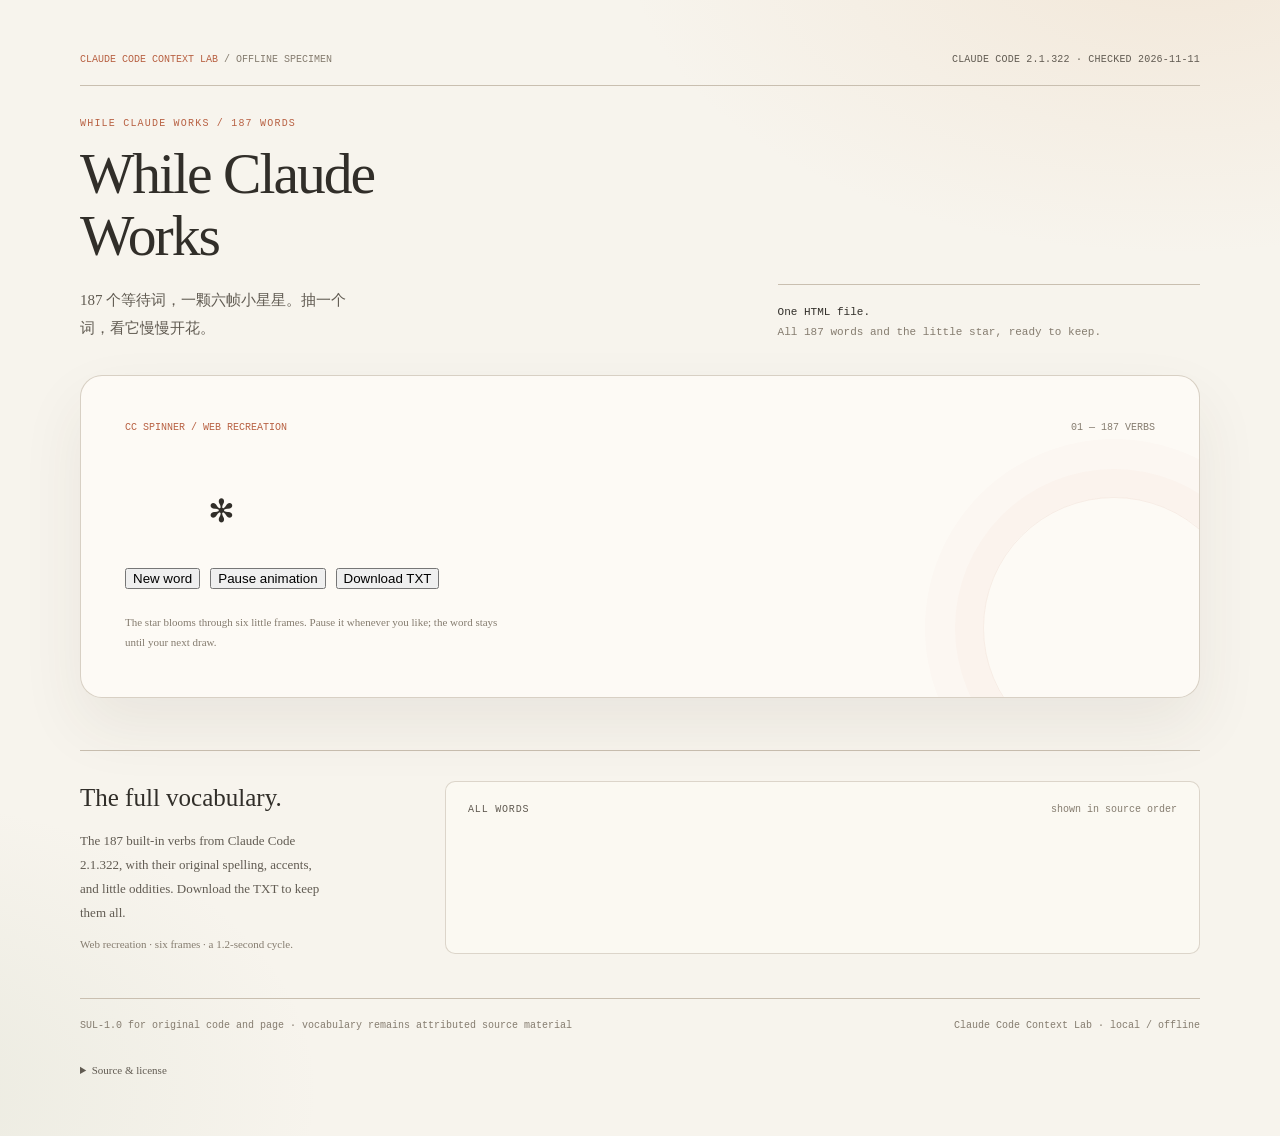
<file: extras/spinner/template.html>
<!doctype html>
<html lang="zh-Hans">
<head>
<meta charset="utf-8">
<meta name="viewport" content="width=device-width, initial-scale=1">
<meta name="color-scheme" content="light">
<title>While Claude Works · CC 2.1.322</title>
<link rel="icon" href="data:,">
<!-- CC_SPINNER_STYLE -->
<style>
:root {
  --page-paper: #f7f4ed;
  --page-paper-2: #f0ebe2;
  --page-ink: #312e29;
  --page-soft: #615b52;
  --page-mute: #857c6f;
  --page-line: #c9bfb0;
  --page-surface: #fffdf8;
  --page-terracotta: #b86143;
  --page-serif: "Iowan Old Style", "Palatino Linotype", "Book Antiqua", "Songti SC", "Noto Serif SC", serif;
  --page-mono: "SFMono-Regular", "Menlo", "Consolas", "Liberation Mono", monospace;
}
* { box-sizing: border-box; }
html { background: var(--page-paper); }
body {
  min-width: 320px;
  margin: 0;
  background:
    radial-gradient(ellipse 60% 38% at 92% -5%, rgba(224, 185, 143, .22), transparent 72%),
    radial-gradient(ellipse 46% 34% at -10% 96%, rgba(168, 181, 151, .16), transparent 76%),
    var(--page-paper);
  color: var(--page-ink);
  -webkit-font-smoothing: antialiased;
  text-rendering: optimizeLegibility;
}
::selection { background: rgba(184, 97, 67, .18); }
.page {
  width: min(1120px, calc(100% - 48px));
  margin: 0 auto;
  padding: 52px 0 40px;
}
.topline {
  display: flex;
  flex-wrap: wrap;
  gap: 12px 28px;
  align-items: center;
  justify-content: space-between;
  padding-bottom: 18px;
  border-bottom: 1px solid var(--page-line);
  color: var(--page-mute);
  font: 10px/1.5 var(--page-mono);
  letter-spacing: 0;
  text-transform: uppercase;
}
.topline strong { color: var(--page-terracotta); font-weight: 500; }
.topline span:last-child { color: var(--page-soft); letter-spacing: .02em; }
.intro {
  display: grid;
  grid-template-columns: minmax(0, 1.2fr) minmax(270px, .8fr);
  gap: 32px 64px;
  align-items: end;
  padding: 30px 0 32px;
}
.kicker {
  margin: 0 0 12px;
  color: var(--page-terracotta);
  font: 10px/1.5 var(--page-mono);
  letter-spacing: .12em;
  text-transform: uppercase;
}
h1 {
  max-width: 13ch;
  margin: 0;
  font: 500 clamp(38px, 4.5vw, 58px)/1.08 var(--page-serif);
  letter-spacing: -.035em;
}
.intro-copy {
  max-width: 36ch;
  margin: 20px 0 0;
  color: var(--page-soft);
  font-size: 15px;
  line-height: 1.85;
}
.intro-note {
  align-self: end;
  margin: 0;
  padding: 18px 0 0;
  border-top: 1px solid var(--page-line);
  color: var(--page-mute);
  font: 11px/1.8 var(--page-mono);
}
.intro-note b { color: var(--page-ink); font-weight: 500; }
.specimen {
  position: relative;
  overflow: hidden;
  padding: clamp(24px, 4vw, 44px);
  border: 1px solid rgba(201, 191, 176, .72);
  border-radius: 22px;
  background: rgba(255, 253, 248, .72);
  box-shadow: 0 28px 64px rgba(62, 48, 34, .075);
}
.specimen::after {
  position: absolute;
  right: -46px;
  bottom: -62px;
  width: 260px;
  height: 260px;
  border: 1px solid rgba(184, 97, 67, .09);
  border-radius: 50%;
  box-shadow: 0 0 0 28px rgba(184, 97, 67, .022), 0 0 0 58px rgba(184, 97, 67, .015);
  content: "";
  pointer-events: none;
}
.specimen-label {
  position: relative;
  z-index: 1;
  display: flex;
  flex-wrap: wrap;
  gap: 8px 20px;
  align-items: baseline;
  justify-content: space-between;
  color: var(--page-mute);
  font: 10px/1.5 var(--page-mono);
}
.specimen-label span:first-child { color: var(--page-terracotta); }
.word-row {
  position: relative;
  z-index: 1;
  display: flex;
  gap: clamp(13px, 2.2vw, 24px);
  align-items: baseline;
  min-width: 0;
  margin: clamp(32px, 5vw, 58px) 0 14px;
}
#specimen { width: 100%; }
#specimen .cc-spinner-glyph {
  width: 1.15em;
  flex: none;
  color: var(--page-terracotta);
  font-size: clamp(34px, 4vw, 52px);
}
.word {
  min-width: 0;
  color: var(--page-ink);
  font: 500 clamp(16px, 3vw, 32px)/1.3 var(--page-mono);
  overflow-wrap: anywhere;
}
.controls {
  position: relative;
  z-index: 1;
  display: flex;
  flex-wrap: wrap;
  gap: 10px;
  margin-top: 34px;
}
.caption {
  position: relative;
  z-index: 1;
  max-width: 68ch;
  margin: 24px 0 0;
  color: var(--page-mute);
  font-size: 11px;
  line-height: 1.8;
}
.reference {
  display: grid;
  grid-template-columns: minmax(210px, .42fr) minmax(0, 1fr);
  gap: 38px 48px;
  margin-top: 52px;
  padding-top: 30px;
  border-top: 1px solid var(--page-line);
}
.reference h2 { margin: 0 0 14px; font: 500 25px/1.35 var(--page-serif); }
.reference p { max-width: 38ch; margin: 0 0 10px; color: var(--page-soft); font-size: 13px; line-height: 1.85; }
.reference small { display: block; color: var(--page-mute); font-size: 11px; line-height: 1.7; }
.words-panel {
  min-width: 0;
  padding: 20px 22px;
  border: 1px solid rgba(201, 191, 176, .62);
  border-radius: 10px;
  background: rgba(255, 253, 248, .52);
}
.words-panel-head {
  display: flex;
  flex-wrap: wrap;
  gap: 8px 16px;
  align-items: baseline;
  justify-content: space-between;
  margin-bottom: 14px;
}
.words-panel h3 { margin: 0; color: var(--page-soft); font: 10px/1.5 var(--page-mono); letter-spacing: .08em; text-transform: uppercase; }
.words-panel-head span { color: var(--page-mute); font: 10px/1.5 var(--page-mono); }
.word-list {
  columns: 3 148px;
  column-gap: 24px;
  max-height: 382px;
  margin: 0;
  padding: 0;
  overflow: auto;
  list-style: none;
  color: var(--page-soft);
  font: 11px/1.72 var(--page-mono);
}
.word-list li { break-inside: avoid; }
.footer {
  display: flex;
  flex-wrap: wrap;
  gap: 10px 24px;
  justify-content: space-between;
  margin-top: 44px;
  padding-top: 18px;
  border-top: 1px solid var(--page-line);
  color: var(--page-mute);
  font: 10px/1.7 var(--page-mono);
}
.footer a { color: var(--page-soft); text-underline-offset: 3px; }
.footer a:hover { color: var(--page-terracotta); }
.footer :focus-visible, .topline :focus-visible { outline: 2px solid var(--page-terracotta); outline-offset: 3px; }
@media (max-width: 700px) {
  .page { width: min(100% - 32px, 620px); padding: 28px 0 30px; }
  .intro { grid-template-columns: 1fr; gap: 24px; padding: 34px 0 32px; }
  h1 { font-size: 44px; }
  .intro-copy { font-size: 14px; }
  .specimen { padding: 28px 22px 26px; border-radius: 18px; }
  .word-row { gap: 11px; margin-top: 36px; }
  #specimen .cc-spinner-glyph { font-size: 47px; }
  .word { font-size: clamp(16px, 4.5vw, 22px); }
  .controls { gap: 8px; }
  .cc-spinner__button { flex: 1 1 auto; padding-inline: 11px; }
  .reference { grid-template-columns: 1fr; gap: 25px; margin-top: 34px; padding-top: 25px; }
  .words-panel { padding: 17px; }
  .word-list { columns: 2 120px; max-height: 300px; column-gap: 18px; }
}
@media (prefers-reduced-motion: reduce) {
  html { scroll-behavior: auto; }
}
.license-note { margin-top: 18px; color: var(--page-soft); font-size: 11px; }
.license-note summary { min-height: 44px; padding-block: 12px; cursor: pointer; }
.license-note pre { white-space: pre-wrap; overflow-wrap: anywhere; font: 11px/1.7 var(--page-mono); }
.license-note a { color: inherit; text-underline-offset: 3px; }
</style>
</head>
<body>
<main class="page cc-spinner">
  <header class="topline">
    <span><strong>Claude Code Context Lab</strong> / offline specimen</span>
    <span>Claude Code 2.1.322 · checked 2026-11-11</span>
  </header>

  <section class="intro" aria-labelledby="page-title">
    <div>
      <p class="kicker">While Claude Works / 187 words</p>
      <h1 id="page-title">While Claude Works</h1>
      <p class="intro-copy">187 个等待词，一颗六帧小星星。抽一个词，看它慢慢开花。</p>
    </div>
    <p class="intro-note"><b>One HTML file.</b><br>All 187 words and the little star, ready to keep.</p>
  </section>

  <section class="specimen" aria-label="Spinner specimen">
    <div class="specimen-label"><span>CC SPINNER / WEB RECREATION</span><span>01 — 187 VERBS</span></div>
    <div id="specimen" data-cc-spinner>
      <div class="word-row">
        <span class="cc-spinner-glyph" data-spinner-glyph aria-hidden="true"></span>
        <span class="word" data-spinner-word aria-live="polite">✻</span>
      </div>
      <div class="controls">
        <button class="cc-spinner__button" type="button" data-spinner-next>New word</button>
        <button class="cc-spinner__button" type="button" data-spinner-pause data-label-pause="Pause animation" data-label-resume="Resume animation" aria-pressed="false">Pause animation</button>
        <button class="cc-spinner__button" type="button" data-spinner-download>Download TXT</button>
      </div>
    </div>
    <p class="caption">The star blooms through six little frames. Pause it whenever you like; the word stays until your next draw.</p>
  </section>

  <section class="reference" aria-labelledby="words-title">
    <div>
      <h2 id="words-title">The full vocabulary.</h2>
      <p>The 187 built-in verbs from Claude Code 2.1.322, with their original spelling, accents, and little oddities. Download the TXT to keep them all.</p>
      <small>Web recreation · six frames · a 1.2-second cycle.</small>
    </div>
    <div class="words-panel">
      <div class="words-panel-head"><h3>All words</h3><span>shown in source order</span></div>
      <ol class="word-list" aria-label="All 187 spinner words">
<!-- CC_SPINNER_WORDS -->
      </ol>
    </div>
  </section>

  <footer class="footer">
    <span>SUL-1.0 for original code and page · vocabulary remains attributed source material</span>
    <span>Claude Code Context Lab · local / offline</span>
  </footer>
  <details class="license-note">
    <summary>Source &amp; license</summary>
    <p>Vocabulary: <a href="https://registry.npmjs.org/@anthropic-ai/claude-code-darwin-arm64/2.1.322">Anthropic official native package · 2.1.322</a>.
    Independent web recreation by <a href="https://github.com/IndelibleVivi/cc-context-lab/tree/main/extras/spinner">Claude Code Context Lab</a>.</p>
    <pre><!-- CC_SPINNER_LICENSE --></pre>
  </details>
</main>
<!-- CC_SPINNER_DATA -->
<!-- CC_SPINNER_SCRIPT -->
</body>
</html>
</file>
